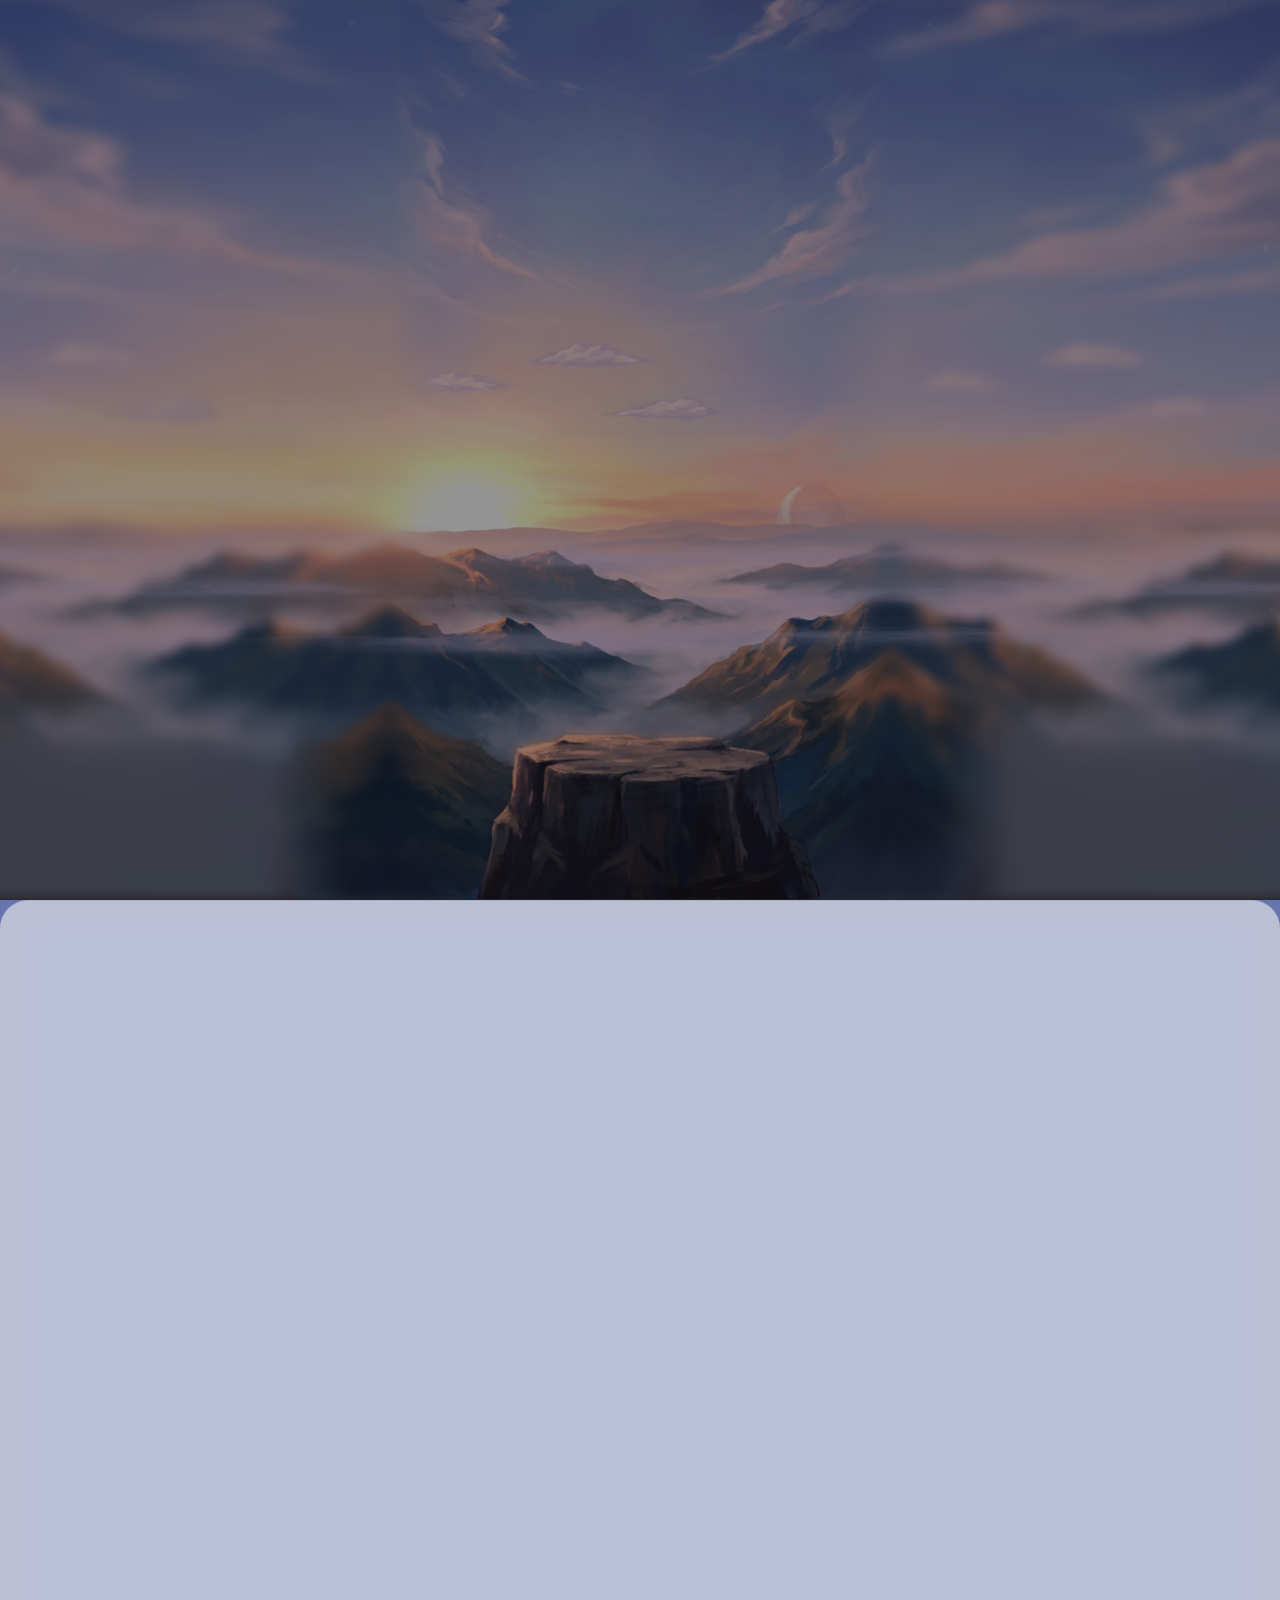
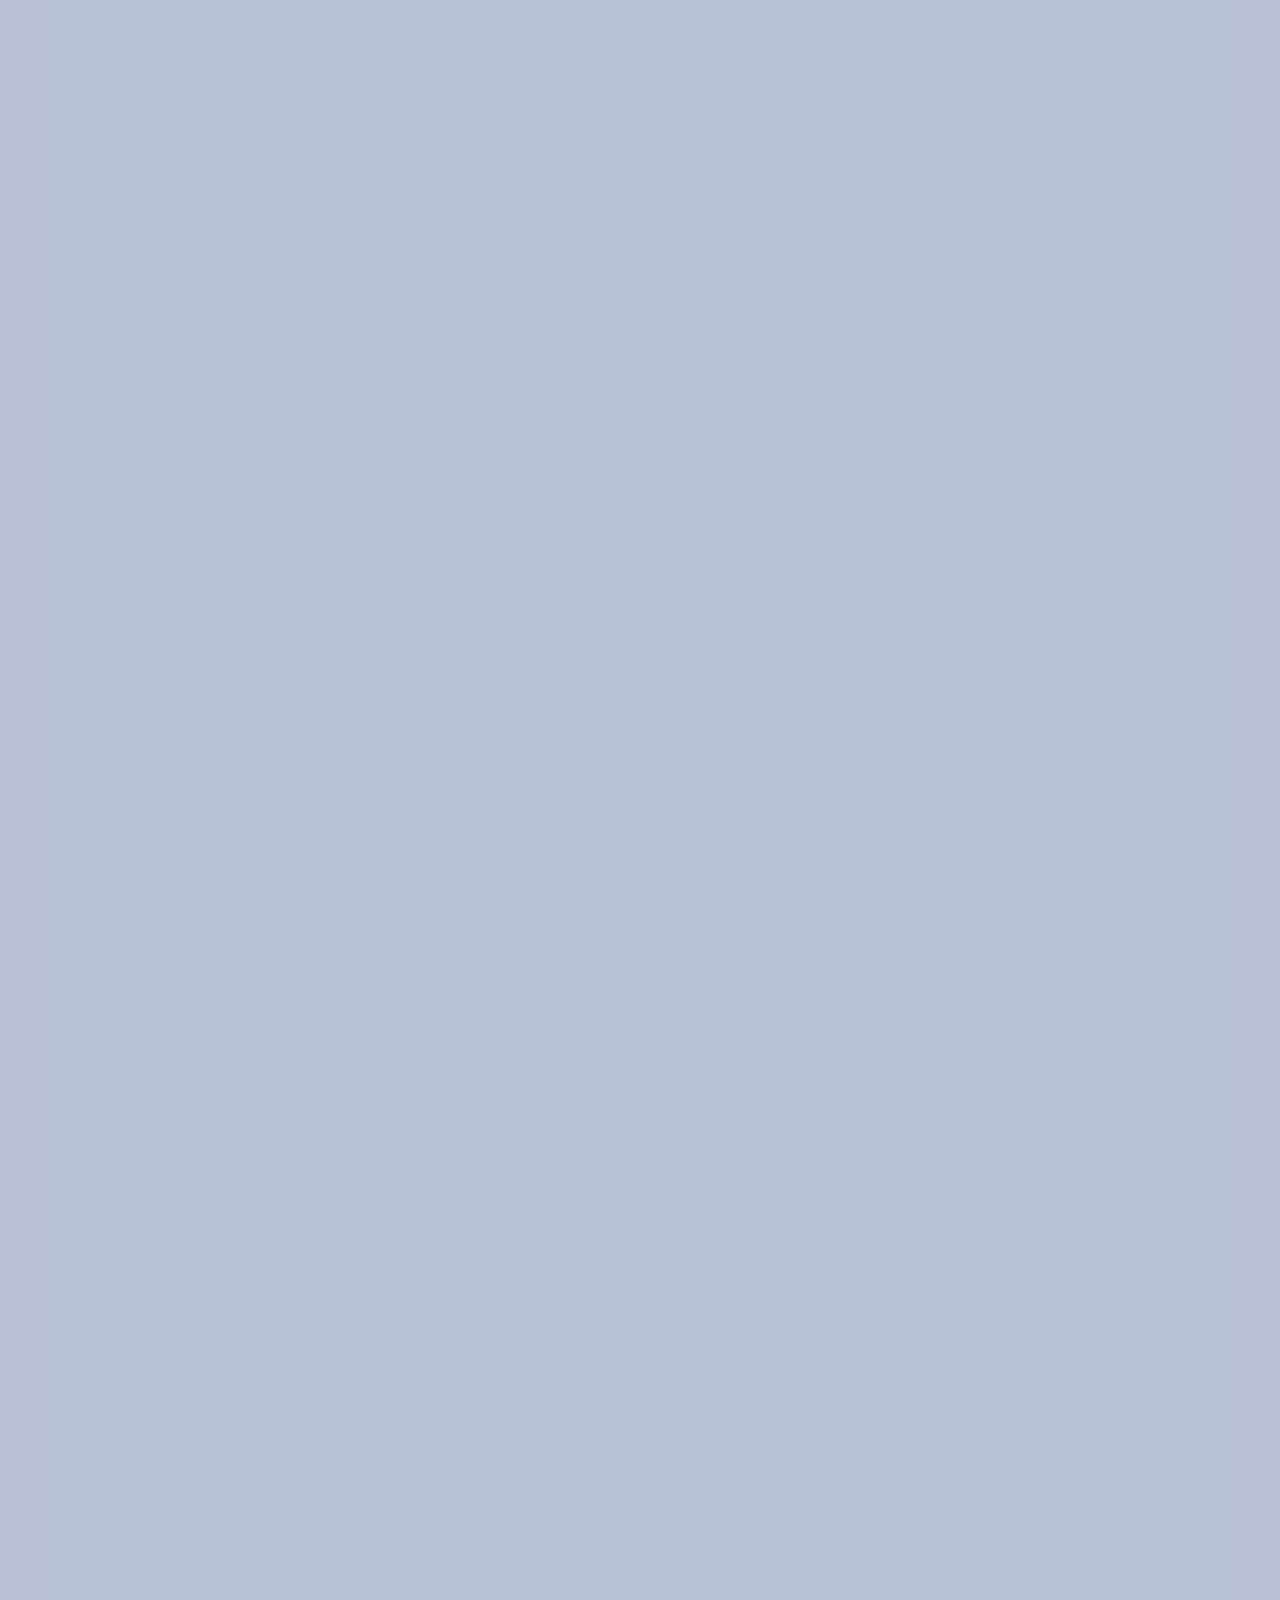
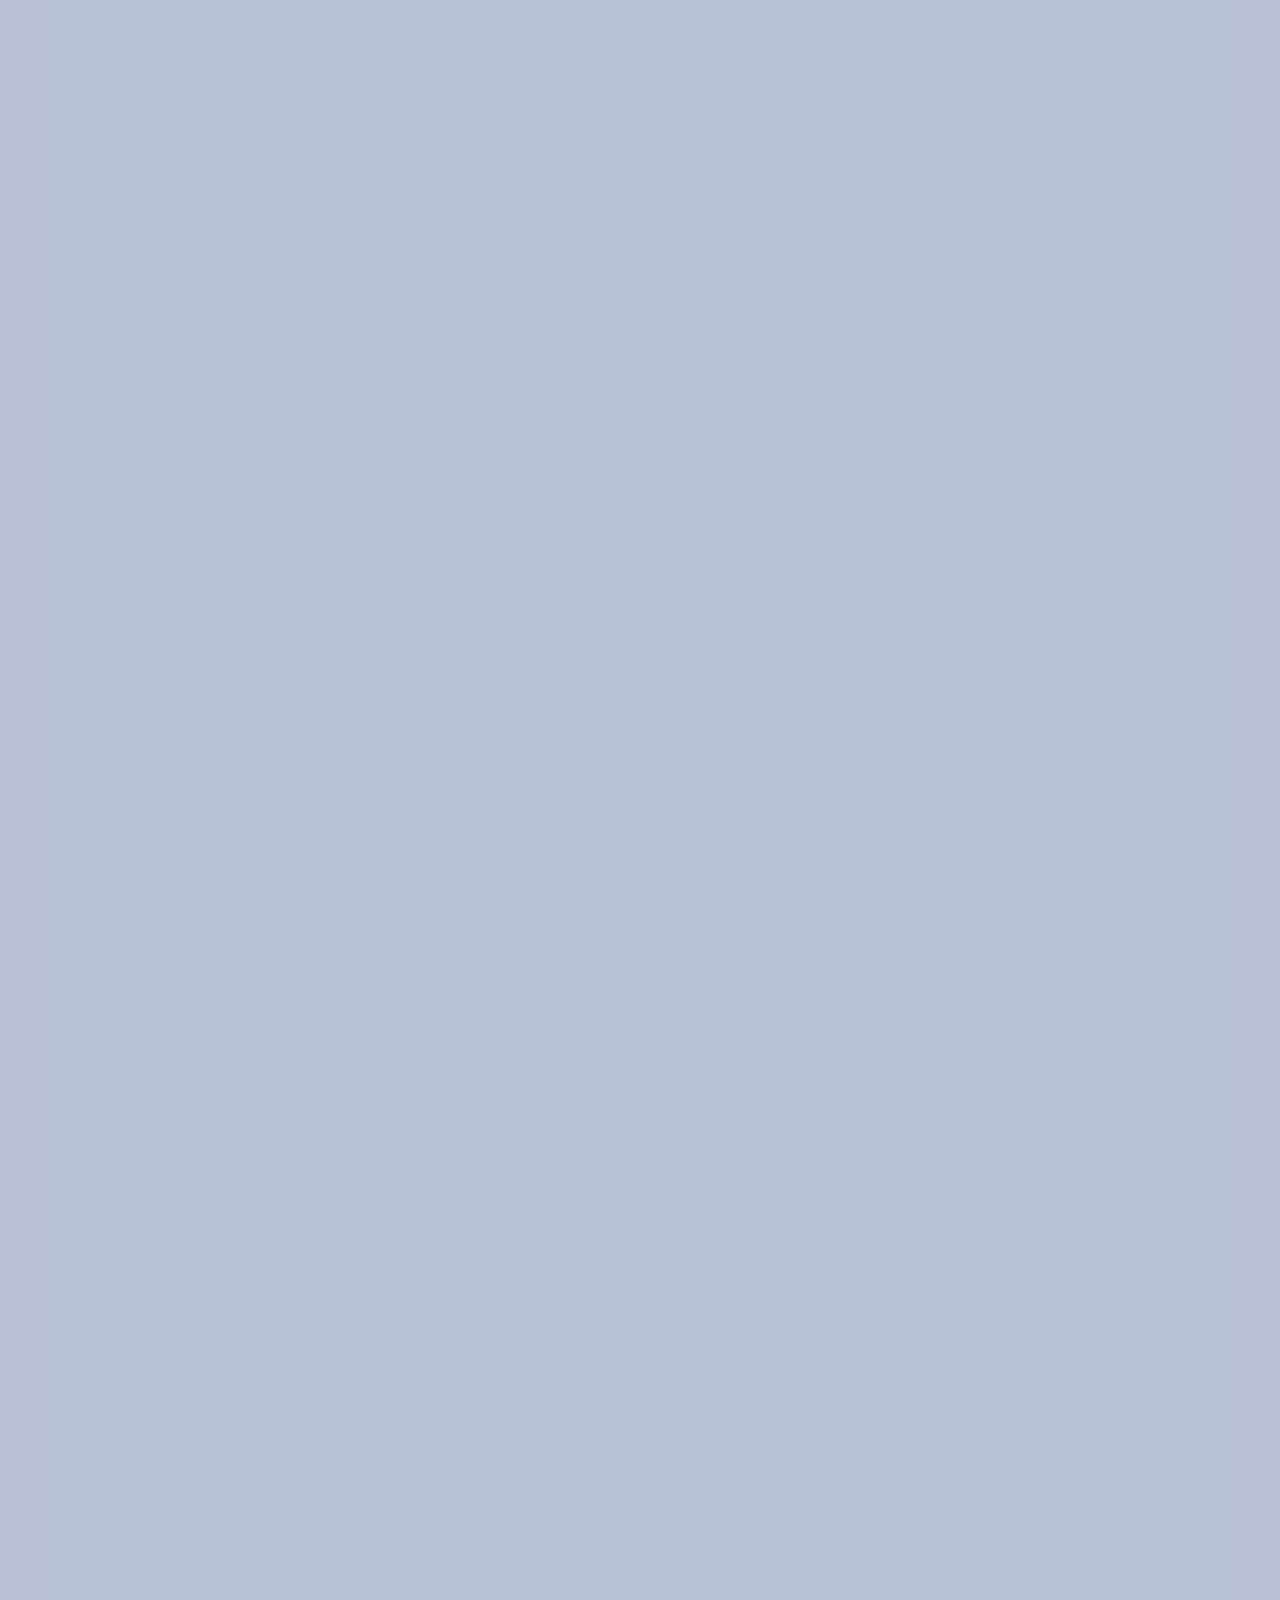
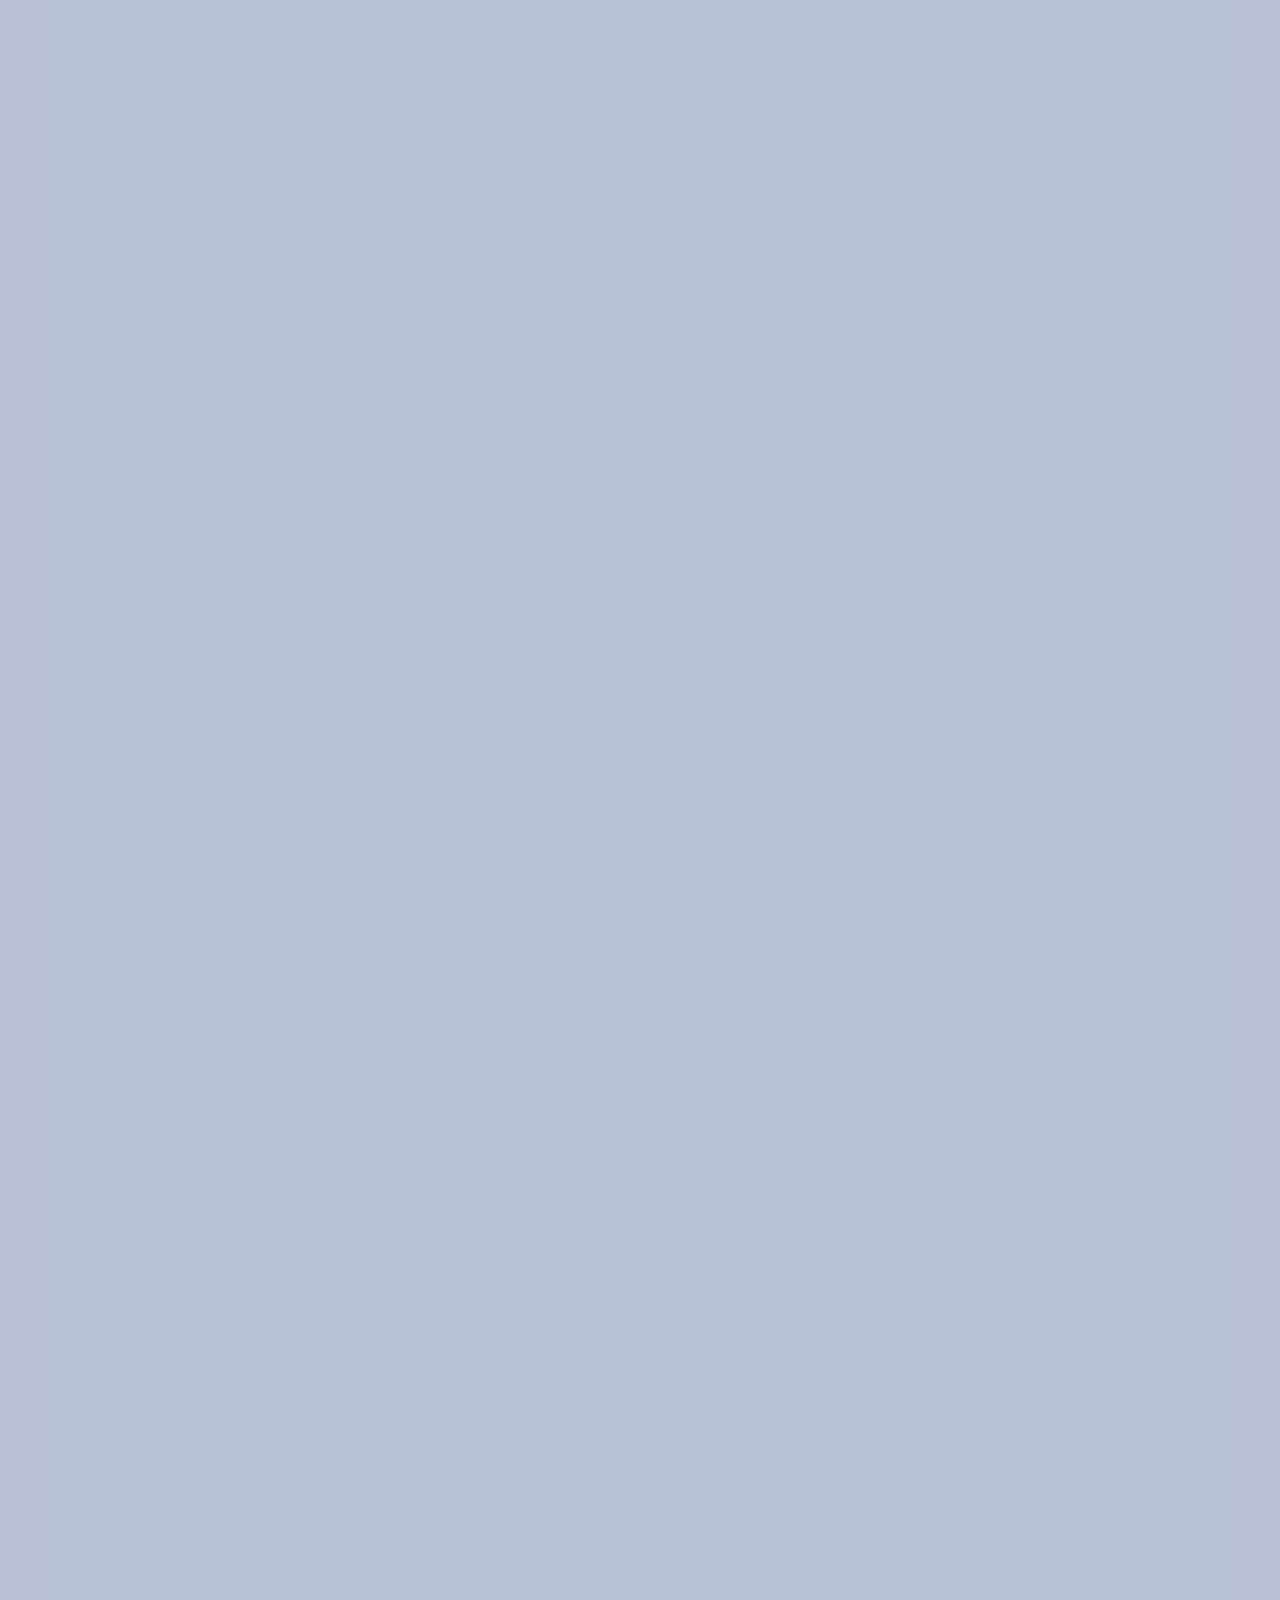
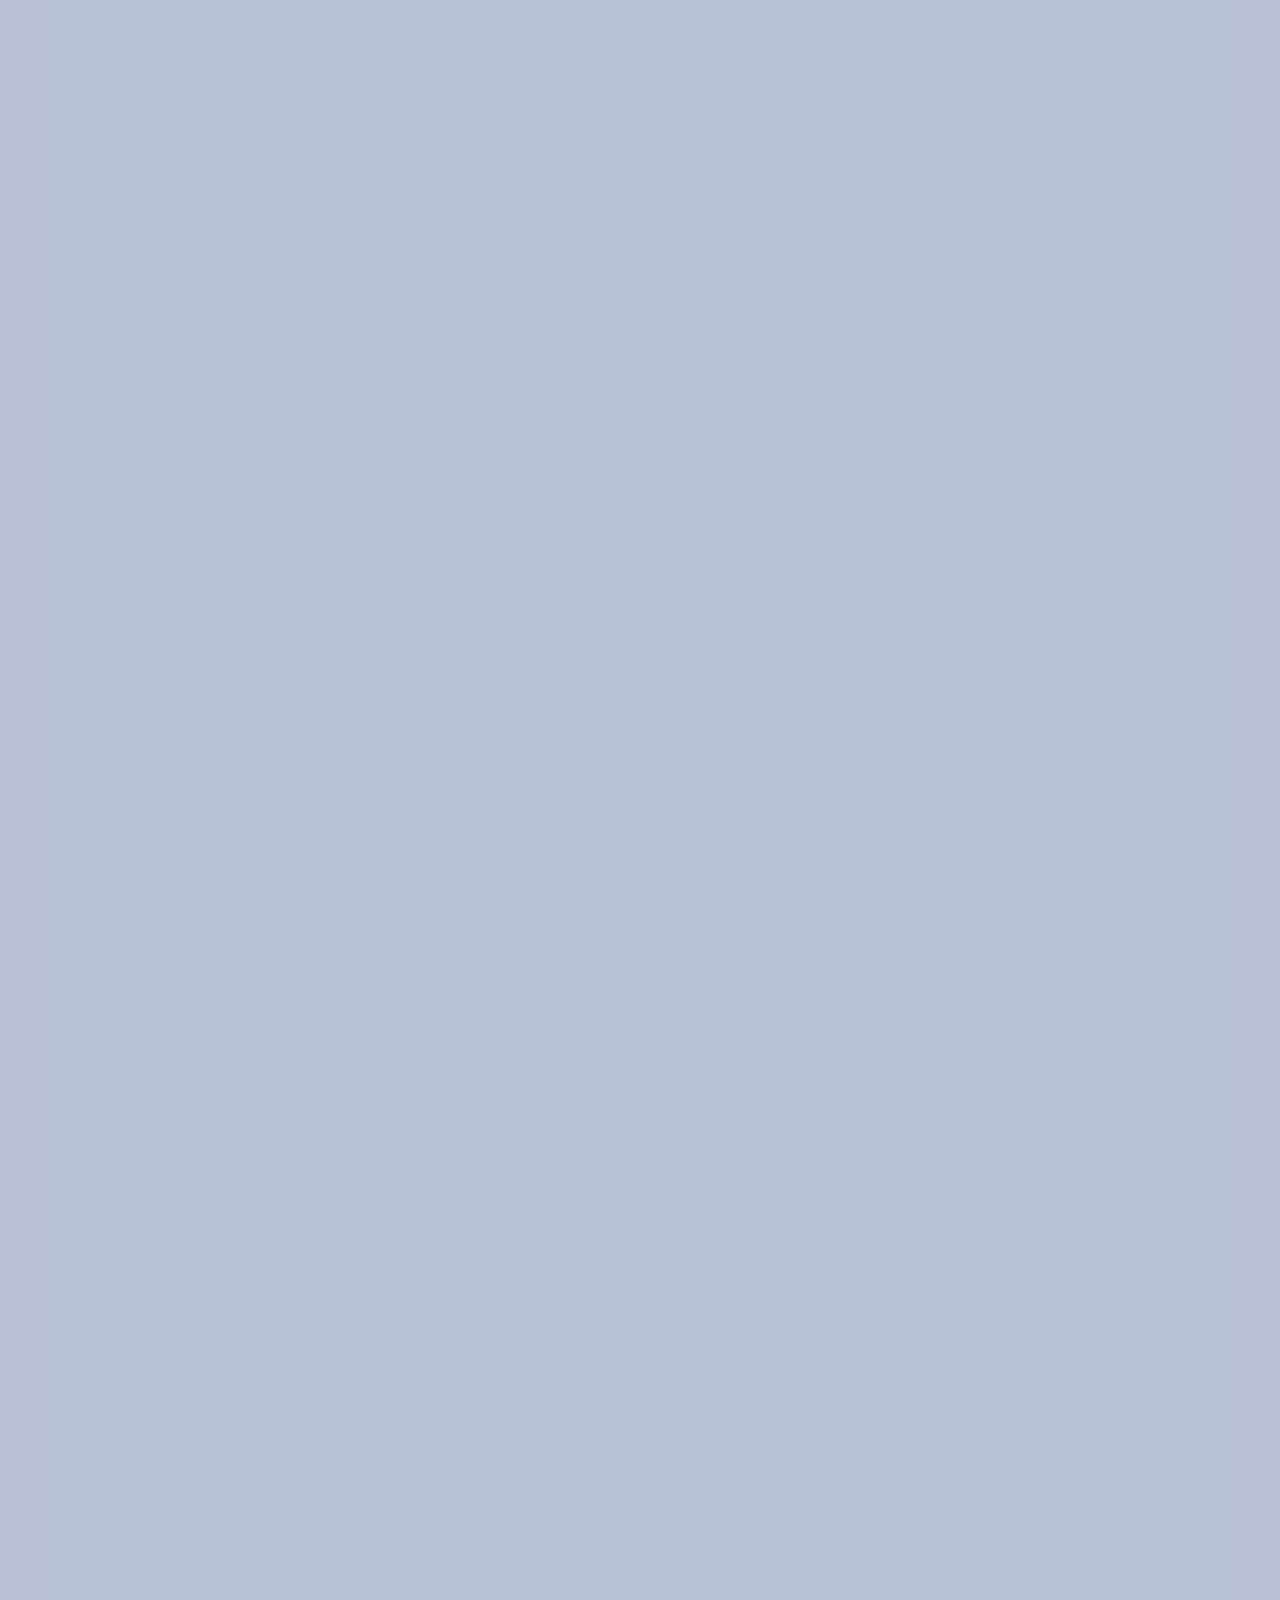
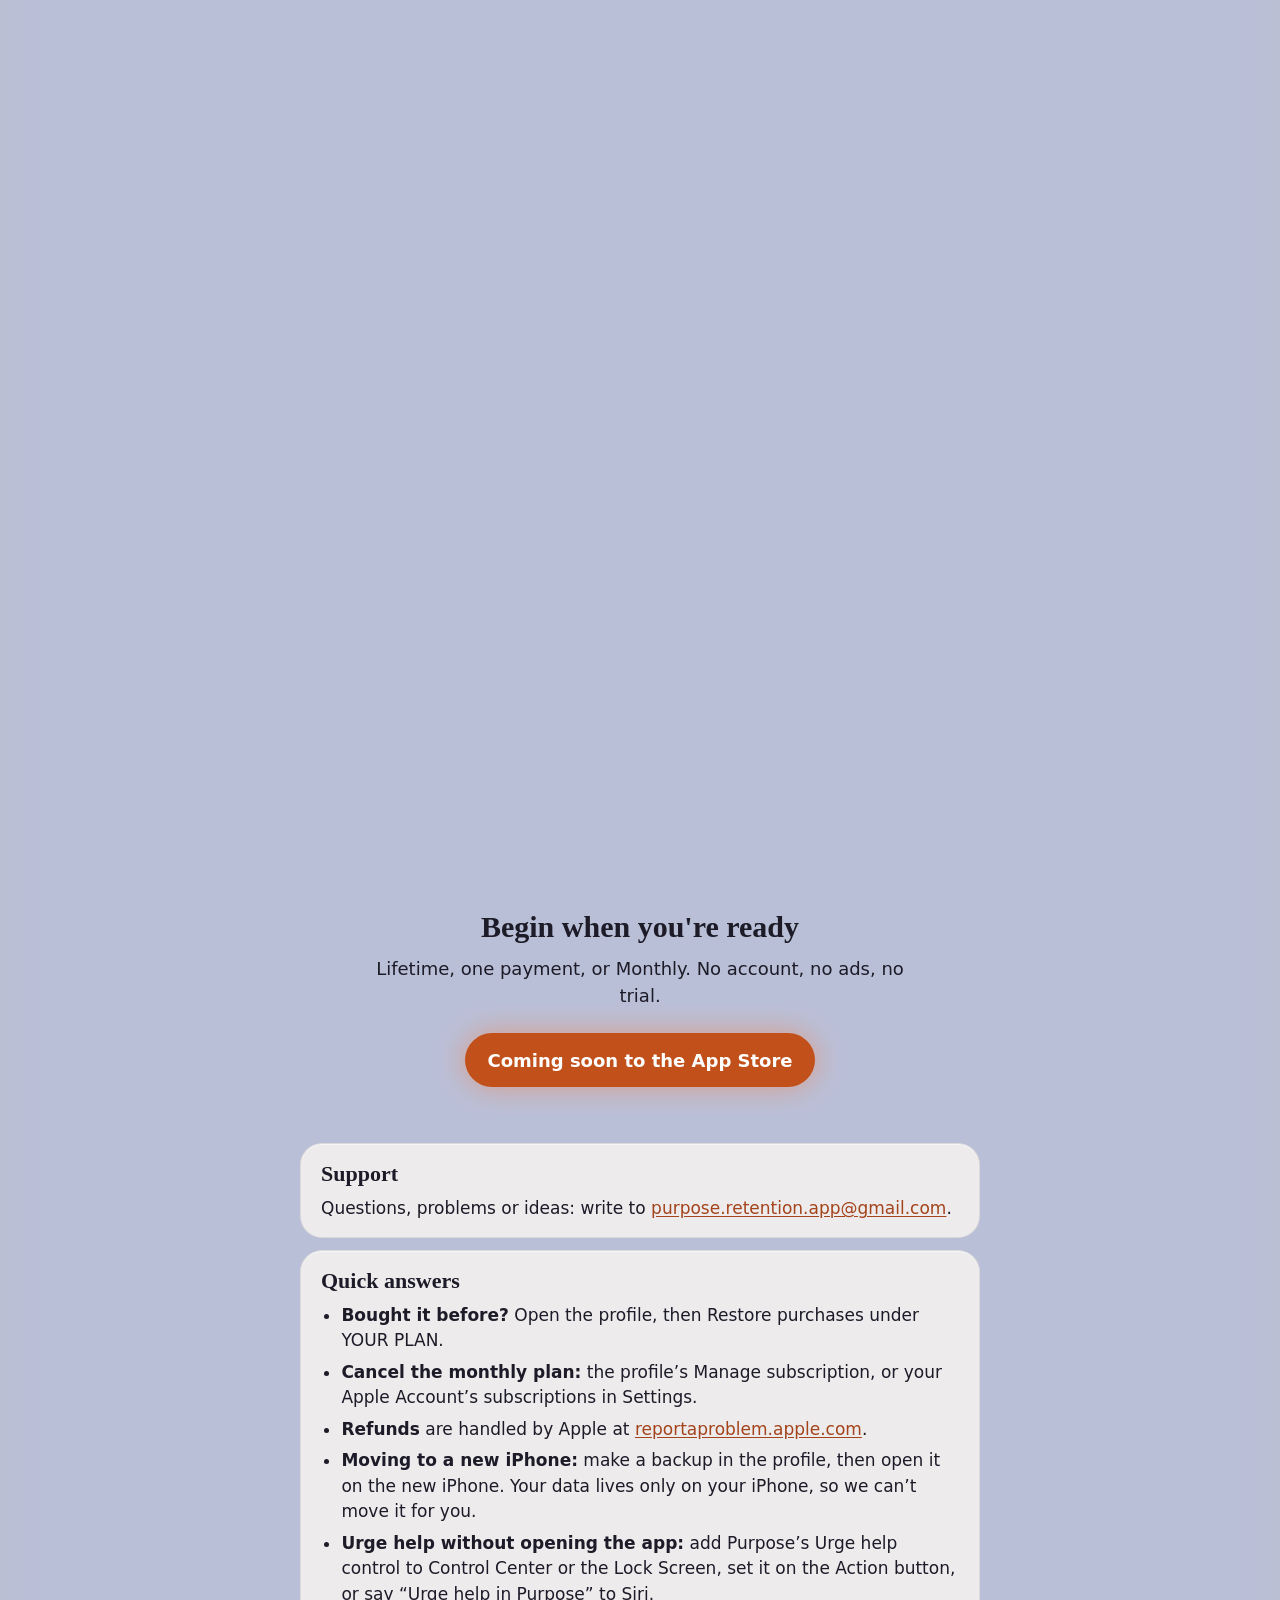
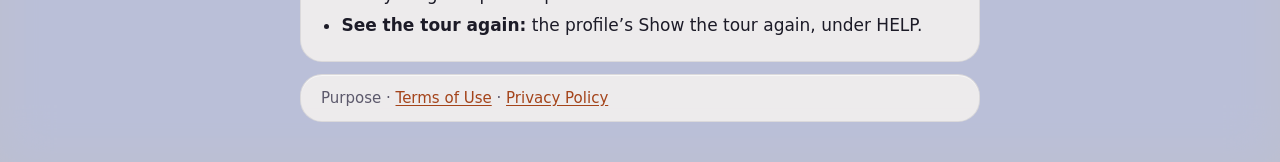
<file: index.html>
<!doctype html>
<html lang="en" data-page="home">
<head>
<meta charset="utf-8">
<meta name="viewport" content="width=device-width, initial-scale=1, viewport-fit=cover">
<meta name="referrer" content="no-referrer">
<meta http-equiv="Content-Security-Policy" content="default-src 'none'; img-src 'self'; style-src 'self'; script-src 'self'; base-uri 'none'; form-action 'none'">
<meta name="theme-color" content="#9FC0E3">
<meta name="description" content="A calm companion for urge control, on your iPhone.">
<title>Purpose</title>
<link rel="stylesheet" href="assets/site.css">
<link rel="stylesheet" href="assets/tour.css">
<script src="assets/time.js"></script>
<script type="module" src="assets/home.js"></script>
</head>
<body>
<div class="scene" aria-hidden="true"></div>
<main>
  <section class="hero" aria-labelledby="title">
    <div class="hero__words">
      <h1 class="hero__title" id="title">Purpose</h1>
      <p class="hero__line">A calm companion for urge control, on your iPhone.</p>
      <p class="soon">Coming soon to the App Store</p>
    </div>
    <nav class="hero__links" aria-label="Purpose">
      <a class="capsule" href="#support"><span>Support</span></a>
      <a class="capsule" href="terms"><span>Terms of Use</span></a>
      <a class="capsule" href="privacy"><span>Privacy</span></a>
    </nav>
  </section>

  <div class="panel">
    <section class="tour" aria-labelledby="tour-main">
      <div class="tour__words">
        <h2 id="tour-main">Your streak, under the real sky</h2>
        <p>Your days held, counted to the second, under the sky as it is right now: the sun by day, tonight's moon at night. As you hold, the seven points along his spine fill with light, from day thirty to a full year.</p>
      </div>
      <div class="phone"><img class="phone__shot" src="assets/shots/main-day.webp" data-night="assets/shots/main-night.webp" width="600" height="1304" loading="lazy" decoding="async" alt="Purpose's main screen: 90 days held, the figure on his rock with three points lit"></div>
    </section>

    <section class="tour tour--flip" aria-labelledby="tour-sky">
      <div class="tour__words">
        <h2 id="tour-sky">Tonight's moon</h2>
        <p>Tap the moon, or the sun by day, to see the moon's phase and when it is next full, with a warning in the days around it. Each day brings a short insight from what others on the path describe.</p>
      </div>
      <div class="phone"><img class="phone__shot" src="assets/shots/sky-day.webp" data-night="assets/shots/sky-night.webp" width="600" height="1304" loading="lazy" decoding="async" alt="The sky card: tonight's waxing gibbous, the next full moon, Your moons and the insight for day 90"></div>
    </section>

    <section class="tour" aria-labelledby="tour-moons">
      <div class="tour__words">
        <h2 id="tour-moons">Your own nights under each moon</h2>
        <p>Your moons sets the nights you met an urge or a relapse on each moon's ring, so you can see whether the full moon moves you, and how much, against the rest of the month.</p>
      </div>
      <div class="phone"><img class="phone__shot" src="assets/shots/moons-day.webp" data-night="assets/shots/moons-night.webp" width="600" height="1304" loading="lazy" decoding="async" alt="Your moons: this moon's ring with the nights an urge came, and your pattern around the full moon"></div>
    </section>

    <section class="tour tour--flip" aria-labelledby="tour-urge">
      <div class="tour__words">
        <h2 id="tour-urge">Help when an urge comes</h2>
        <p>Tap the flame, or reach it from Control Center, the Lock Screen, the Action button or Siri, and one way through is there at once: a few minutes of breath with a calm voice, push-ups, or a cold shower. Afterwards, note what set it off, and learn your pattern.</p>
      </div>
      <div class="phone"><img class="phone__shot" src="assets/shots/urge.webp" width="600" height="1304" loading="lazy" decoding="async" alt="The urge help: the breathing circle saying Breathe out, with a line of the voice's speech"></div>
    </section>

    <section class="tour" aria-labelledby="tour-plan">
      <div class="tour__words">
        <h2 id="tour-plan">A plan for after a fall</h2>
        <p>If you fall, record it honestly and note what set it off. For the next three days, when one fall most often turns into more, your streak glows red and a short plan of small steps helps keep it to one, with a check-in the next evening if your daily reminder is on.</p>
      </div>
      <div class="phone"><img class="phone__shot" src="assets/shots/plan-day.webp" data-night="assets/shots/plan-night.webp" width="600" height="1304" loading="lazy" decoding="async" alt="The plan after a fall: the red streak and three days of small steps to tick"></div>
    </section>

    <section class="tour tour--flip" aria-labelledby="tour-journal">
      <div class="tour__words">
        <h2 id="tour-journal">A line a day</h2>
        <p>How you feel, your energy and a few words, with prompts for what helped, what was hard and what you're grateful for.</p>
      </div>
      <div class="phone"><img class="phone__shot" src="assets/shots/journal-day.webp" data-night="assets/shots/journal-night.webp" width="600" height="1304" loading="lazy" decoding="async" alt="The journal: how you feel, your energy, a few words, the logs and past entries"></div>
    </section>

    <section class="tour" aria-labelledby="tour-calendar">
      <div class="tour__words">
        <h2 id="tour-calendar">Your month at a glance</h2>
        <p>The calendar shows each day as you lived it: written, held or a relapse, with the urges you held. Keep your whole journal, or the months you choose, as a PDF made on your iPhone.</p>
      </div>
      <div class="phone"><img class="phone__shot" src="assets/shots/calendar-day.webp" data-night="assets/shots/calendar-night.webp" width="600" height="1304" loading="lazy" decoding="async" alt="The journal's calendar: October, with written days and urges held"></div>
    </section>

    <section class="tour tour--flip" aria-labelledby="tour-profile">
      <div class="tour__words">
        <h2 id="tour-profile">Your why, in your own words</h2>
        <p>Your goal and how far you've come, the releases you've held back, and what tends to set you off, all in one place.</p>
      </div>
      <div class="phone"><img class="phone__shot" src="assets/shots/profile-day.webp" data-night="assets/shots/profile-night.webp" width="600" height="1304" loading="lazy" decoding="async" alt="The profile: your why, your goal reached, your stats"></div>
    </section>

    <section class="tour" aria-labelledby="tour-hidden">
      <div class="tour__words">
        <h2 id="tour-hidden">Your count, only when you want it</h2>
        <p>Hide the days, and your count stays out of sight until you touch and hold it. Widgets and reminders leave it out too, so a glance at your iPhone gives nothing away.</p>
      </div>
      <div class="phone"><img class="phone__shot" src="assets/shots/hidden-day.webp" data-night="assets/shots/hidden-night.webp" width="600" height="1304" loading="lazy" decoding="async" alt="The main screen with the days hidden: Hold to show"></div>
    </section>

    <section class="tour tour--flip" aria-labelledby="tour-settings">
      <div class="tour__words">
        <h2 id="tour-settings">Reminders that know the moon</h2>
        <p>A daily reminder at the hour you choose, a word before each full moon, and your streak on your Home Screen and Lock Screen.</p>
      </div>
      <div class="phone"><img class="phone__shot" src="assets/shots/settings-day.webp" data-night="assets/shots/settings-night.webp" width="600" height="1304" loading="lazy" decoding="async" alt="The profile's settings: hide the days, full moon alerts, the daily reminder and its time, backup reminders"></div>
    </section>

    <section class="tour" aria-labelledby="tour-backup">
      <div class="tour__words">
        <h2 id="tour-backup">Private by design</h2>
        <p>Everything stays on your iPhone. No account, no ads, no tracking. Back up to a file locked with your own password, and restore it whenever you like.</p>
      </div>
      <div class="phone"><img class="phone__shot" src="assets/shots/backup-day.webp" data-night="assets/shots/backup-night.webp" width="600" height="1304" loading="lazy" decoding="async" alt="The backup card, asking for a password to lock the backup"></div>
    </section>

    <section class="closing" aria-labelledby="closing-title">
      <h2 id="closing-title">Begin when you're ready</h2>
      <p>Lifetime, one payment, or Monthly. No account, no ads, no trial.</p>
      <p class="soon">Coming soon to the App Store</p>
    </section>

    <section class="support" id="support" aria-labelledby="support-title">
      <div class="stack">
        <section class="card">
          <h2 id="support-title">Support</h2>
          <p>Questions, problems or ideas: write to <a href="mailto:purpose.retention.app@gmail.com">purpose.retention.app@gmail.com</a>.</p>
        </section>

        <section class="card">
          <h2>Quick answers</h2>
          <ul>
            <li><strong>Bought it before?</strong> Open the profile, then Restore purchases under YOUR PLAN.</li>
            <li><strong>Cancel the monthly plan:</strong> the profile’s Manage subscription, or your Apple Account’s subscriptions
            in Settings.</li>
            <li><strong>Refunds</strong> are handled by Apple at <a href="https://reportaproblem.apple.com">reportaproblem.apple.com</a>.</li>
            <li><strong>Moving to a new iPhone:</strong> make a backup in the profile, then open it on the new iPhone. Your data
            lives only on your iPhone, so we can’t move it for you.</li>
            <li><strong>Urge help without opening the app:</strong> add Purpose’s Urge help control to Control Center or the
            Lock Screen, set it on the Action button, or say “Urge help in Purpose” to Siri.</li>
            <li><strong>See the tour again:</strong> the profile’s Show the tour again, under HELP.</li>
          </ul>
        </section>

        <footer class="card card--foot">Purpose · <a href="terms">Terms of Use</a> · <a href="privacy">Privacy Policy</a></footer>
      </div>
    </section>
  </div>
</main>
</body>
</html>
</file>
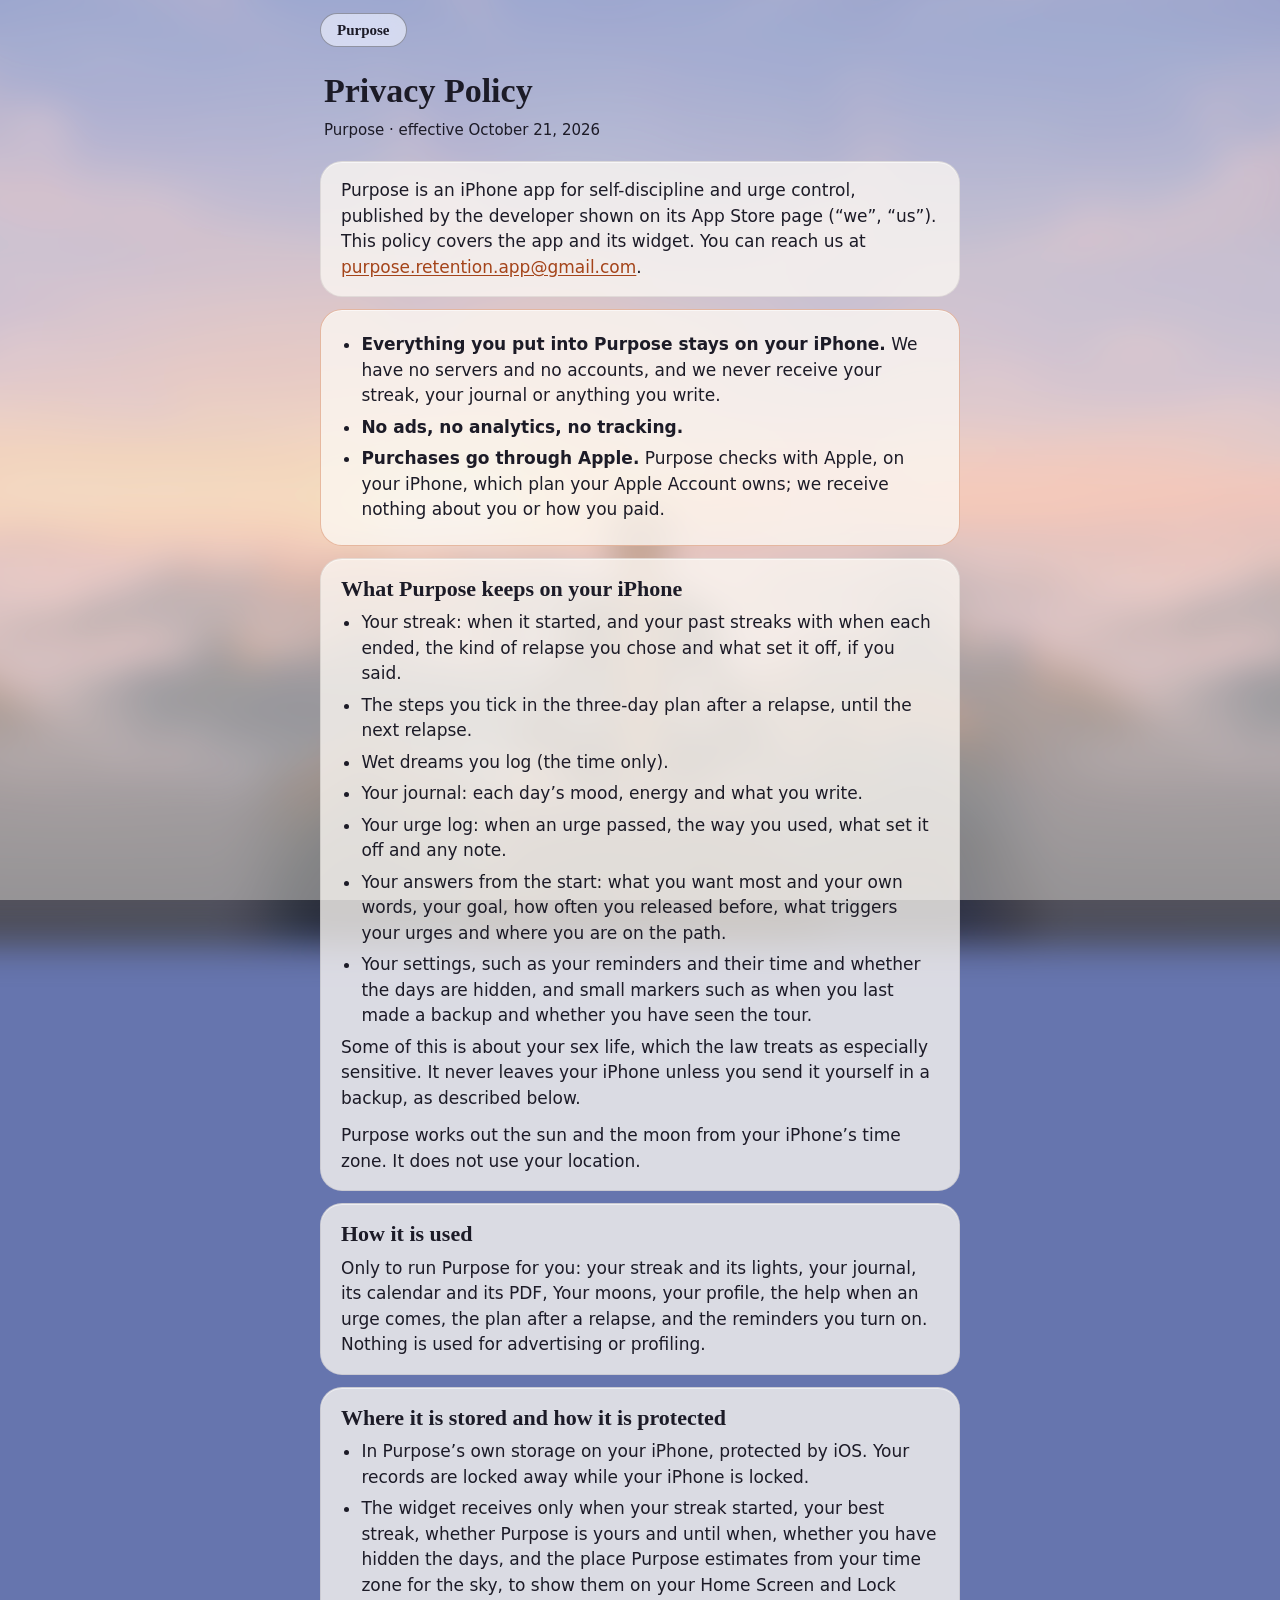
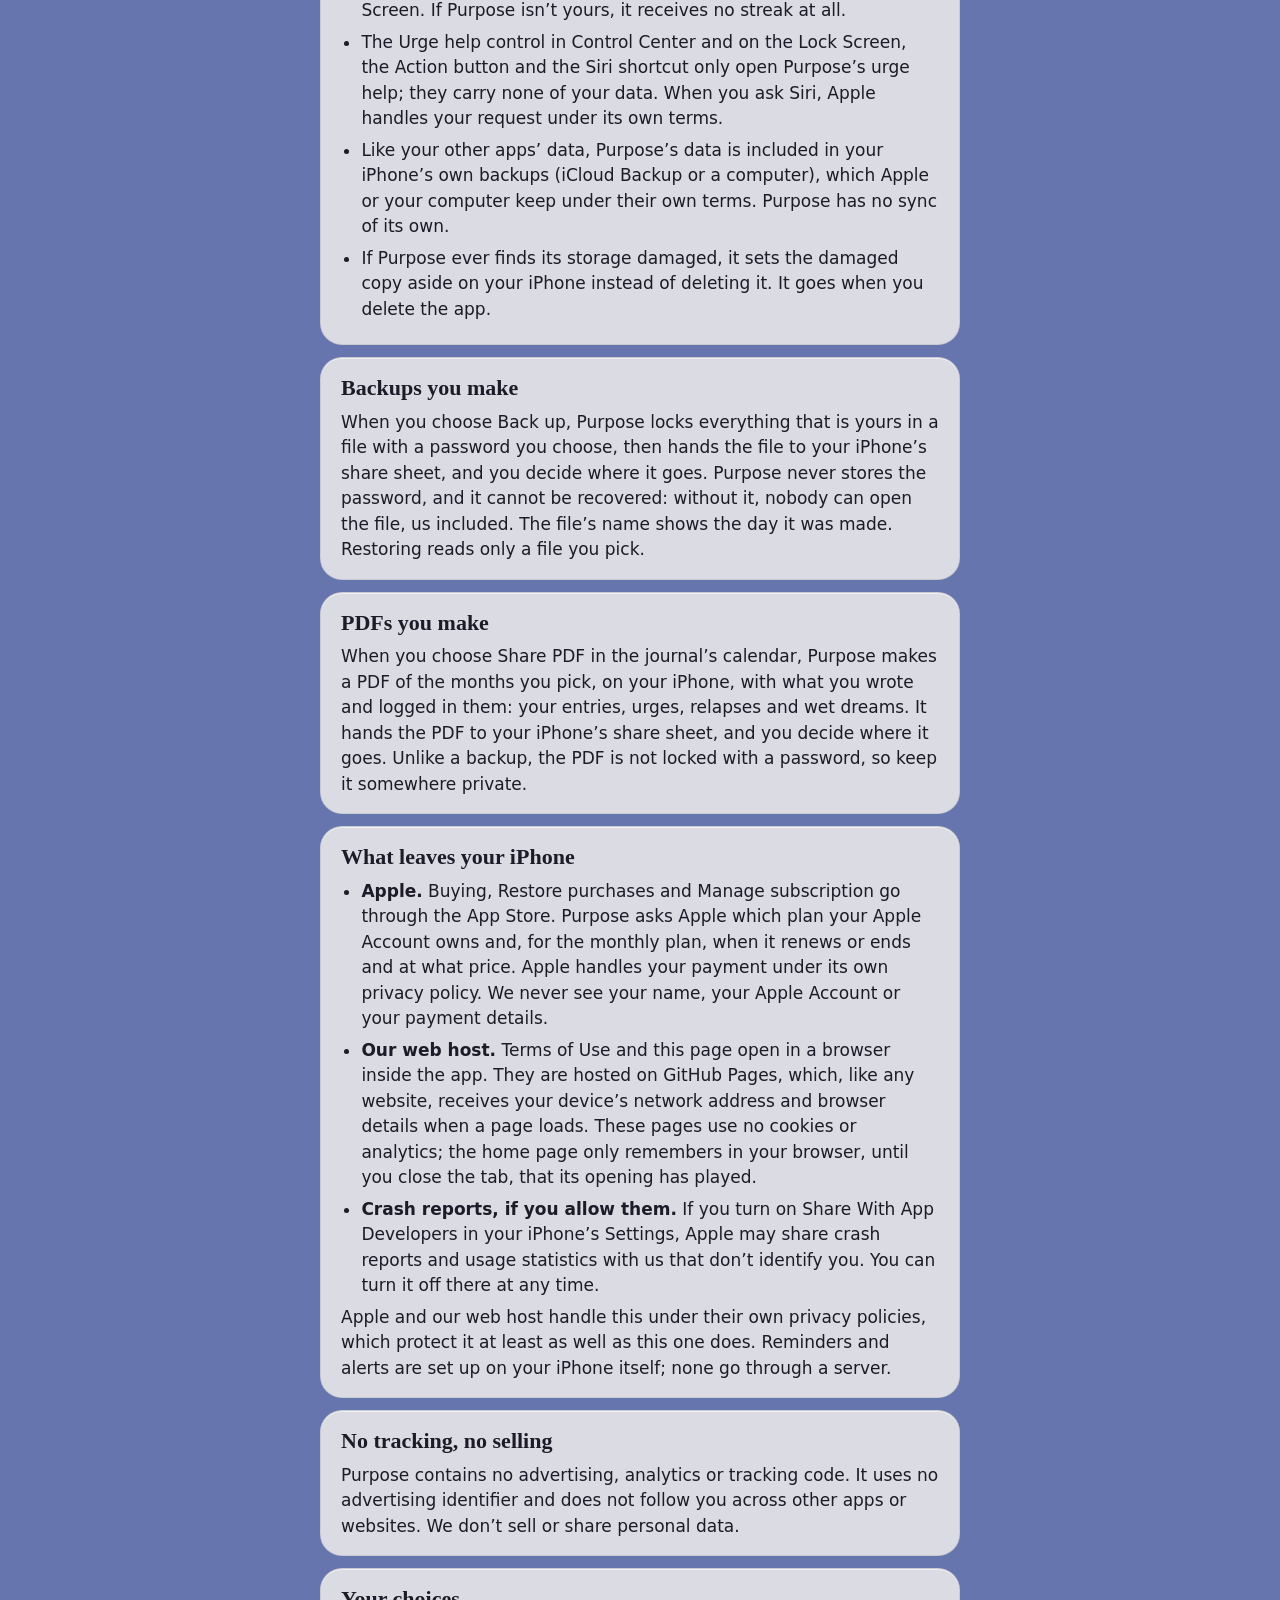
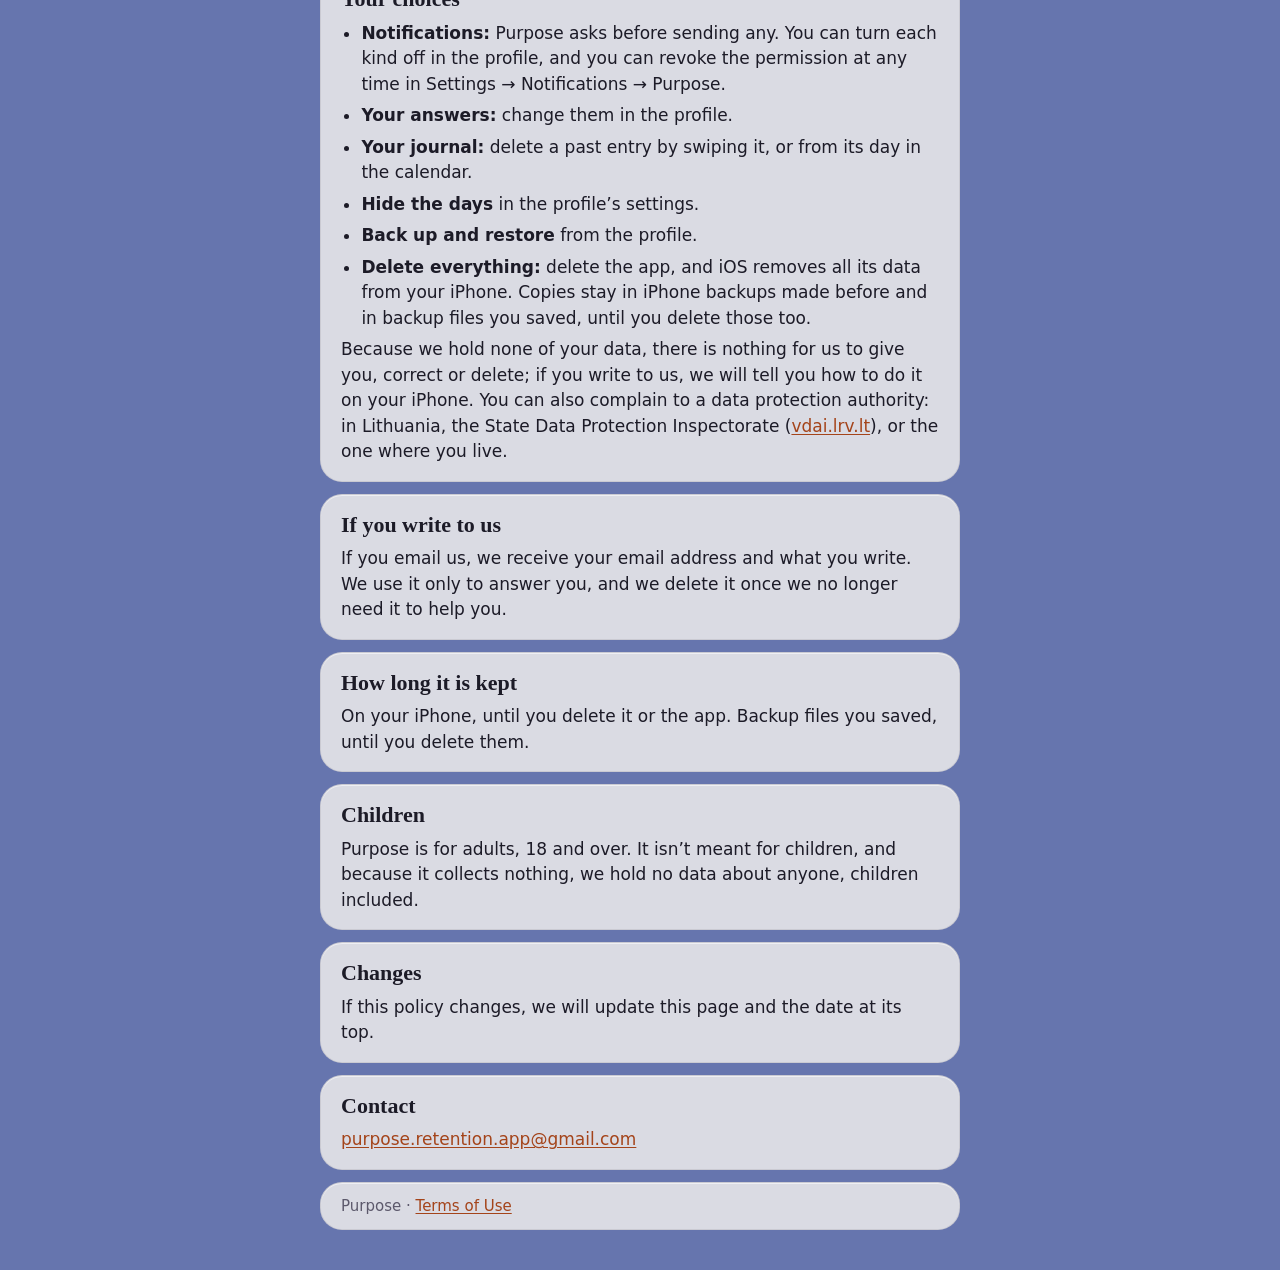
<file: privacy.html>
<!doctype html>
<html lang="en">
<head>
<meta charset="utf-8">
<meta name="viewport" content="width=device-width, initial-scale=1, viewport-fit=cover">
<meta name="referrer" content="no-referrer">
<meta http-equiv="Content-Security-Policy" content="default-src 'none'; img-src 'self'; style-src 'self'; script-src 'self'; base-uri 'none'; form-action 'none'">
<meta name="theme-color" content="#9FC0E3">
<title>Privacy Policy · Purpose</title>
<link rel="stylesheet" href="assets/site.css">
<script src="assets/time.js"></script>
<script type="module" src="assets/still.js"></script>
</head>
<body>
<div class="scene scene--frosted" aria-hidden="true"></div>
<div class="frost" aria-hidden="true"></div>
<header class="page-top"><a class="capsule capsule--name" href="./"><span>Purpose</span></a></header>
<main class="page">
<h1>Privacy Policy</h1>
<p class="date">Purpose · effective October 21, 2026</p>

<div class="stack">
<div class="card">
<p>Purpose is an iPhone app for self-discipline and urge control, published by the developer shown on its App Store page
(“we”, “us”). This policy covers the app and its widget. You can reach us at
<a href="mailto:purpose.retention.app@gmail.com">purpose.retention.app@gmail.com</a>.</p>
</div>

<div class="card card--accent">
<ul>
  <li><strong>Everything you put into Purpose stays on your iPhone.</strong> We have no servers and no accounts, and we
  never receive your streak, your journal or anything you write.</li>
  <li><strong>No ads, no analytics, no tracking.</strong></li>
  <li><strong>Purchases go through Apple.</strong> Purpose checks with Apple, on your iPhone, which plan your Apple
  Account owns; we receive nothing about you or how you paid.</li>
</ul>
</div>

<section class="card">
<h2>What Purpose keeps on your iPhone</h2>
<ul>
  <li>Your streak: when it started, and your past streaks with when each ended, the kind of relapse you chose and what
  set it off, if you said.</li>
  <li>The steps you tick in the three-day plan after a relapse, until the next relapse.</li>
  <li>Wet dreams you log (the time only).</li>
  <li>Your journal: each day’s mood, energy and what you write.</li>
  <li>Your urge log: when an urge passed, the way you used, what set it off and any note.</li>
  <li>Your answers from the start: what you want most and your own words, your goal, how often you released before,
  what triggers your urges and where you are on the path.</li>
  <li>Your settings, such as your reminders and their time and whether the days are hidden, and small markers such as
  when you last made a backup and whether you have seen the tour.</li>
</ul>
<p>Some of this is about your sex life, which the law treats as especially sensitive. It never leaves your iPhone unless
you send it yourself in a backup, as described below.</p>
<p>Purpose works out the sun and the moon from your iPhone’s time zone. It does not use your location.</p>
</section>

<section class="card">
<h2>How it is used</h2>
<p>Only to run Purpose for you: your streak and its lights, your journal, its calendar and its PDF, Your moons, your
profile, the help when an urge comes, the plan after a relapse, and the reminders you turn on. Nothing is used for
advertising or profiling.</p>
</section>

<section class="card">
<h2>Where it is stored and how it is protected</h2>
<ul>
  <li>In Purpose’s own storage on your iPhone, protected by iOS. Your records are locked away while your iPhone is
  locked.</li>
  <li>The widget receives only when your streak started, your best streak, whether Purpose is yours and until when,
  whether you have hidden the days, and the place Purpose estimates from your time zone for the sky, to show them on
  your Home Screen and Lock Screen. If Purpose isn’t yours, it receives no streak at all.</li>
  <li>The Urge help control in Control Center and on the Lock Screen, the Action button and the Siri shortcut only open
  Purpose’s urge help; they carry none of your data. When you ask Siri, Apple handles your request under its own
  terms.</li>
  <li>Like your other apps’ data, Purpose’s data is included in your iPhone’s own backups (iCloud Backup or a computer),
  which Apple or your computer keep under their own terms. Purpose has no sync of its own.</li>
  <li>If Purpose ever finds its storage damaged, it sets the damaged copy aside on your iPhone instead of deleting it.
  It goes when you delete the app.</li>
</ul>
</section>

<section class="card">
<h2>Backups you make</h2>
<p>When you choose Back up, Purpose locks everything that is yours in a file with a password you choose, then hands the
file to your iPhone’s share sheet, and you decide where it goes. Purpose never stores the password, and it cannot be
recovered: without it, nobody can open the file, us included. The file’s name shows the day it was made. Restoring
reads only a file you pick.</p>
</section>

<section class="card">
<h2>PDFs you make</h2>
<p>When you choose Share PDF in the journal’s calendar, Purpose makes a PDF of the months you pick, on your iPhone,
with what you wrote and logged in them: your entries, urges, relapses and wet dreams. It hands the PDF to your
iPhone’s share sheet, and you decide where it goes. Unlike a backup, the PDF is not locked with a password, so keep it
somewhere private.</p>
</section>

<section class="card">
<h2>What leaves your iPhone</h2>
<ul>
  <li><strong>Apple.</strong> Buying, Restore purchases and Manage subscription go through the App Store. Purpose asks
  Apple which plan your Apple Account owns and, for the monthly plan, when it renews or ends and at what price. Apple
  handles your payment under its own privacy policy. We never see your name, your Apple Account or your payment
  details.</li>
  <li><strong>Our web host.</strong> Terms of Use and this page open in a browser inside the app. They are hosted on
  GitHub Pages, which, like any website, receives your device’s network address and browser details when a page loads.
  These pages use no cookies or analytics; the home page only remembers in your browser, until you close the tab, that
  its opening has played.</li>
  <li><strong>Crash reports, if you allow them.</strong> If you turn on Share With App Developers in your iPhone’s
  Settings, Apple may share crash reports and usage statistics with us that don’t identify you. You can turn it off
  there at any time.</li>
</ul>
<p>Apple and our web host handle this under their own privacy policies, which protect it at least as well as this one
does. Reminders and alerts are set up on your iPhone itself; none go through a server.</p>
</section>

<section class="card">
<h2>No tracking, no selling</h2>
<p>Purpose contains no advertising, analytics or tracking code. It uses no advertising identifier and does not follow
you across other apps or websites. We don’t sell or share personal data.</p>
</section>

<section class="card">
<h2>Your choices</h2>
<ul>
  <li><strong>Notifications:</strong> Purpose asks before sending any. You can turn each kind off in the profile, and
  you can revoke the permission at any time in Settings → Notifications → Purpose.</li>
  <li><strong>Your answers:</strong> change them in the profile.</li>
  <li><strong>Your journal:</strong> delete a past entry by swiping it, or from its day in the calendar.</li>
  <li><strong>Hide the days</strong> in the profile’s settings.</li>
  <li><strong>Back up and restore</strong> from the profile.</li>
  <li><strong>Delete everything:</strong> delete the app, and iOS removes all its data from your iPhone. Copies stay in
  iPhone backups made before and in backup files you saved, until you delete those too.</li>
</ul>
<p>Because we hold none of your data, there is nothing for us to give you, correct or delete; if you write to us, we will
tell you how to do it on your iPhone. You can also complain to a data protection authority: in Lithuania, the State Data
Protection Inspectorate (<a href="https://vdai.lrv.lt">vdai.lrv.lt</a>), or the one where you live.</p>
</section>

<section class="card">
<h2>If you write to us</h2>
<p>If you email us, we receive your email address and what you write. We use it only to answer you, and we delete it
once we no longer need it to help you.</p>
</section>

<section class="card">
<h2>How long it is kept</h2>
<p>On your iPhone, until you delete it or the app. Backup files you saved, until you delete them.</p>
</section>

<section class="card">
<h2>Children</h2>
<p>Purpose is for adults, 18 and over. It isn’t meant for children, and because it collects nothing, we hold no data
about anyone, children included.</p>
</section>

<section class="card">
<h2>Changes</h2>
<p>If this policy changes, we will update this page and the date at its top.</p>
</section>

<section class="card">
<h2>Contact</h2>
<p><a href="mailto:purpose.retention.app@gmail.com">purpose.retention.app@gmail.com</a></p>
</section>

<footer class="card card--foot">Purpose · <a href="terms">Terms of Use</a></footer>
</div>
</main>
</body>
</html>
</file>
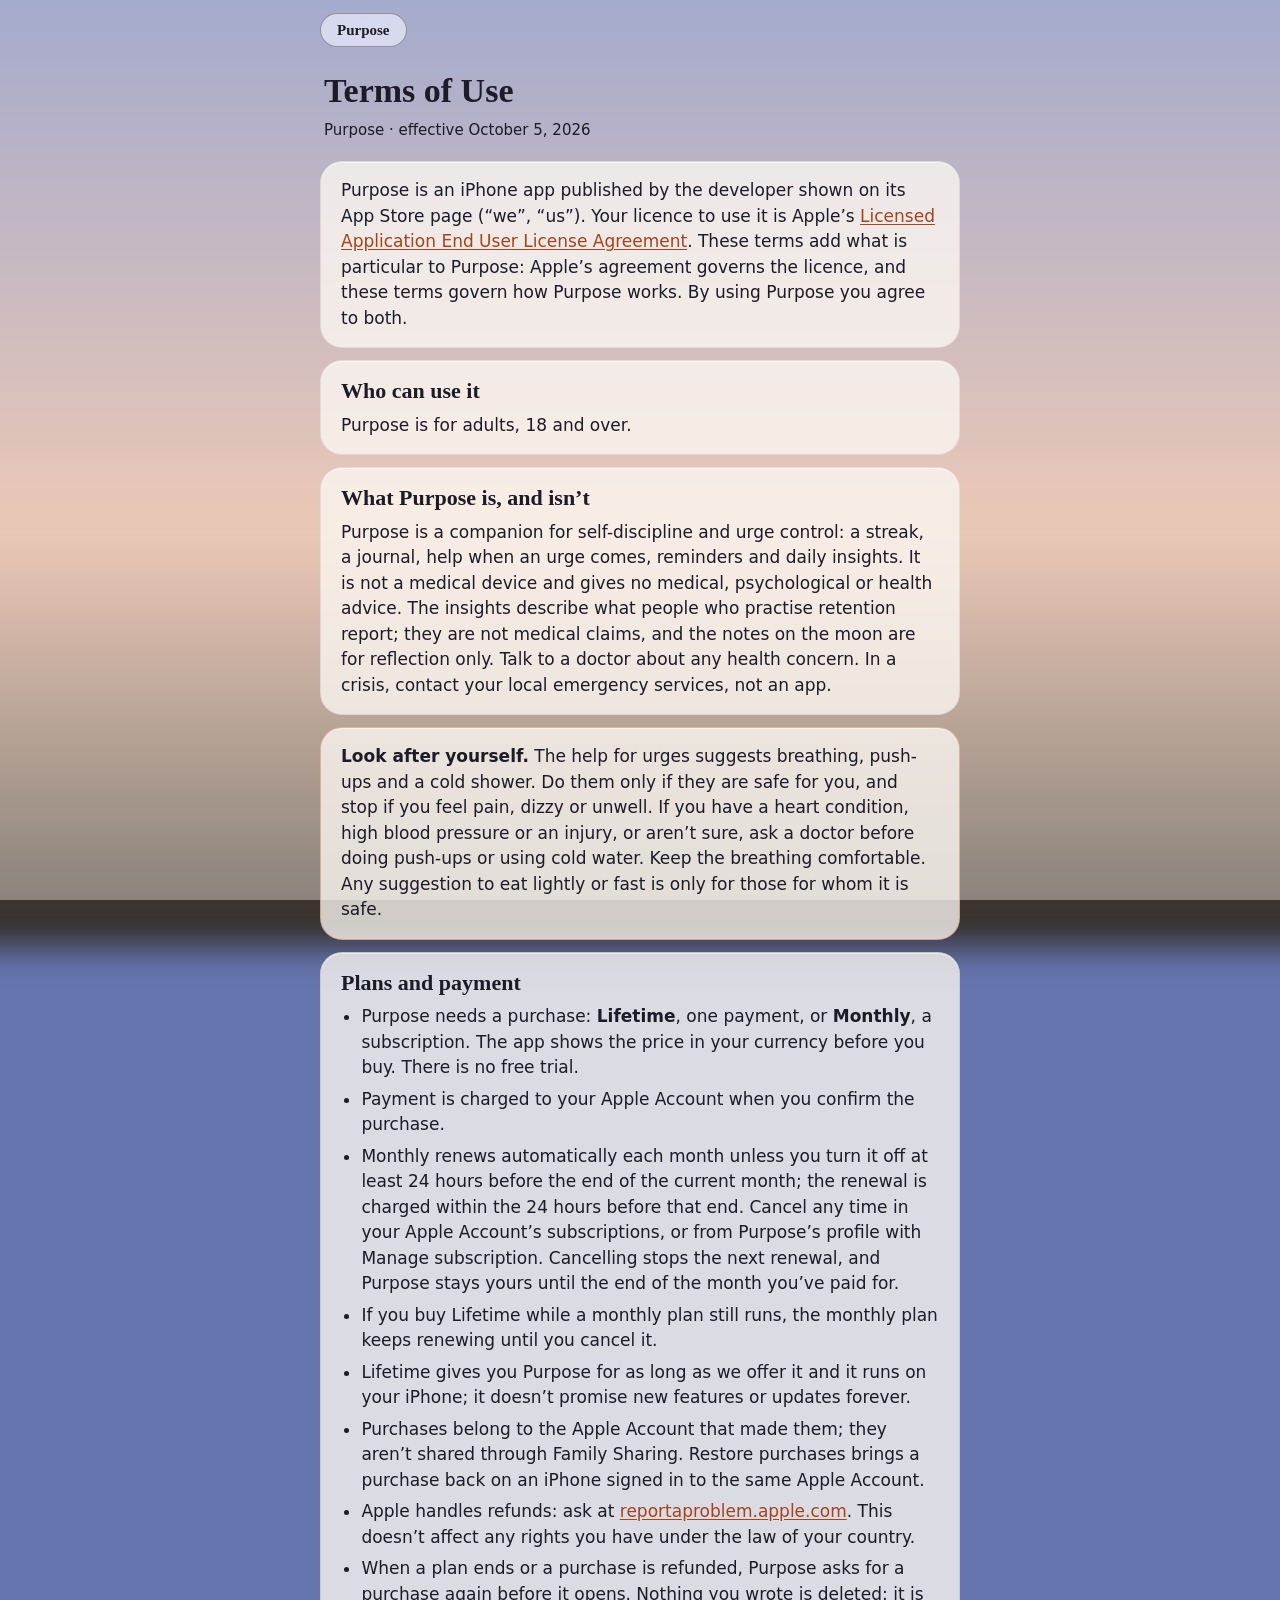
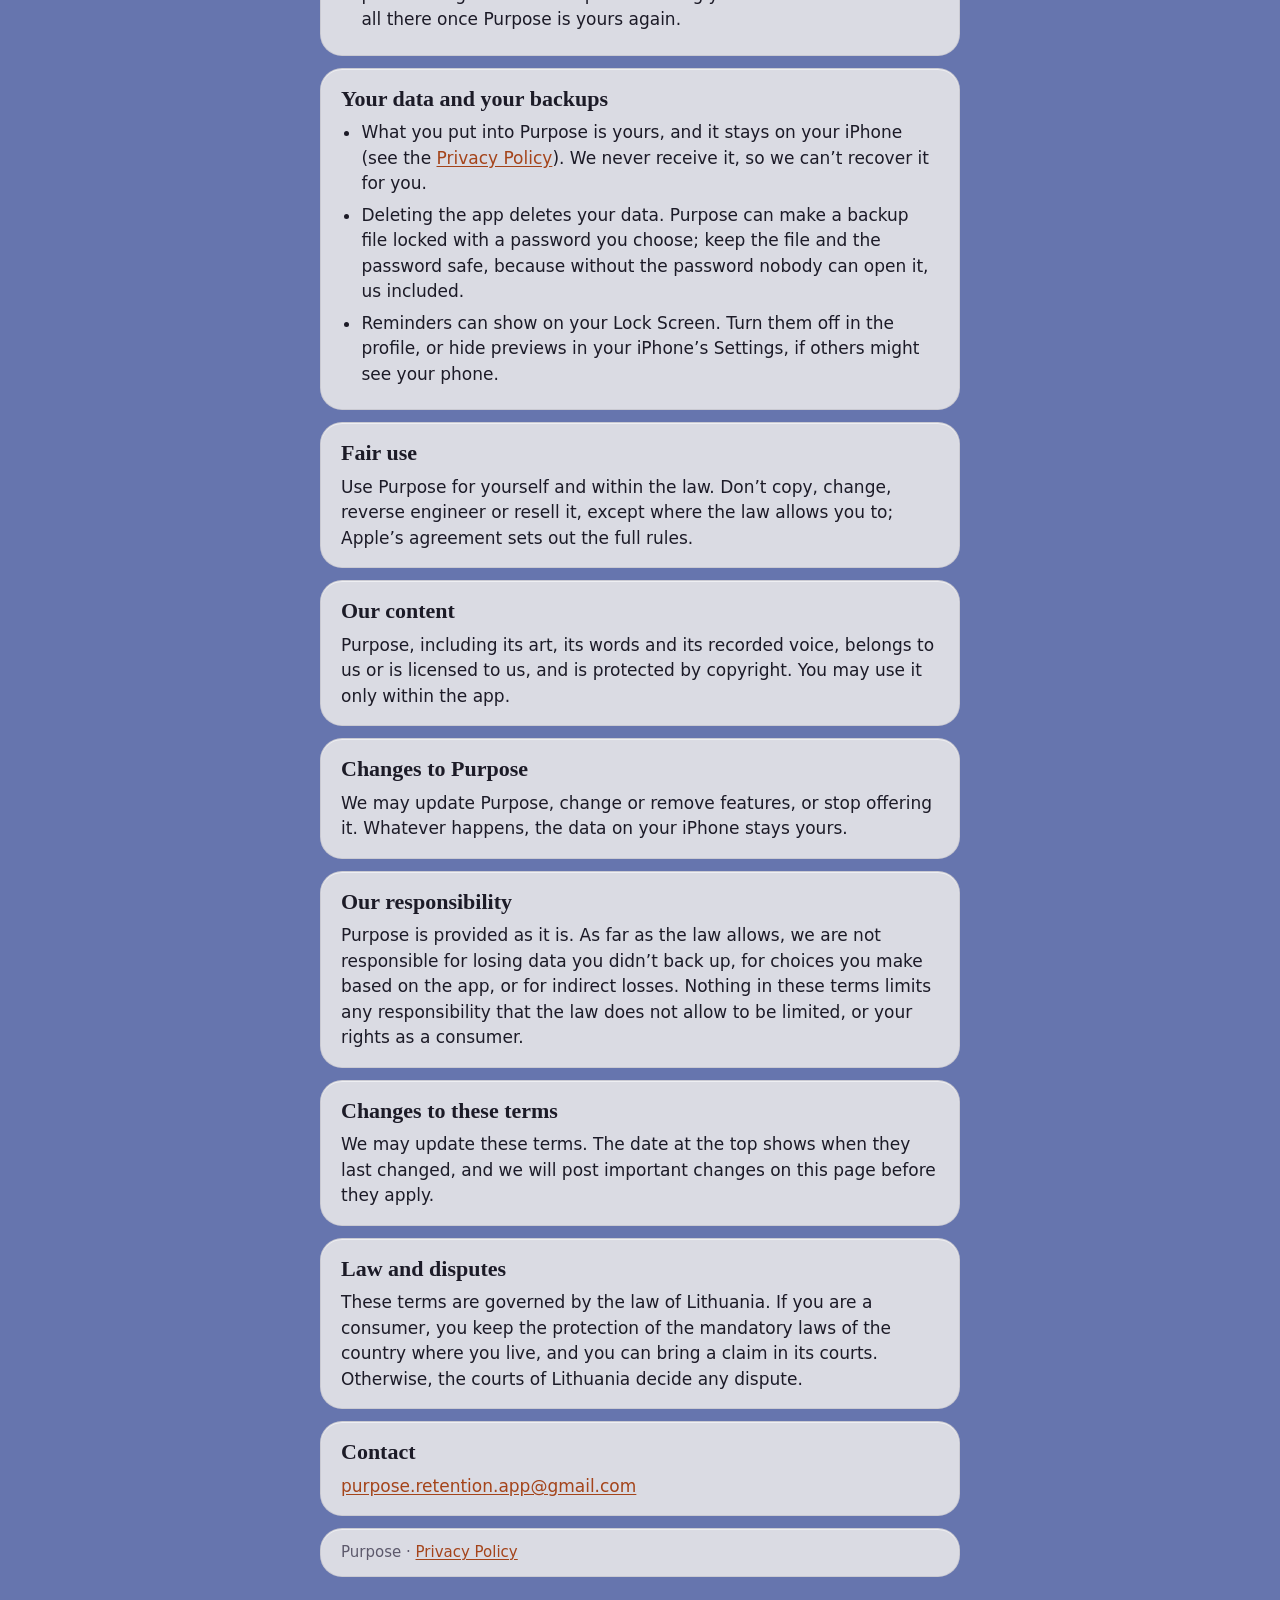
<file: terms.html>
<!doctype html>
<html lang="en">
<head>
<meta charset="utf-8">
<meta name="viewport" content="width=device-width, initial-scale=1, viewport-fit=cover">
<meta name="referrer" content="no-referrer">
<meta http-equiv="Content-Security-Policy" content="default-src 'none'; img-src 'self'; style-src 'self'; script-src 'self'; base-uri 'none'; form-action 'none'">
<meta name="theme-color" content="#9FC0E3">
<title>Terms of Use · Purpose</title>
<link rel="stylesheet" href="assets/site.css">
<script src="assets/time.js"></script>
<script type="module" src="assets/still.js"></script>
</head>
<body>
<div class="scene scene--frosted" aria-hidden="true"></div>
<div class="frost" aria-hidden="true"></div>
<header class="page-top"><a class="capsule capsule--name" href="./"><span>Purpose</span></a></header>
<main class="page">
<h1>Terms of Use</h1>
<p class="date">Purpose · effective October 5, 2026</p>

<div class="stack">
<div class="card">
<p>Purpose is an iPhone app published by the developer shown on its App Store page (“we”, “us”). Your licence to use it
is Apple’s <a href="https://www.apple.com/legal/internet-services/itunes/dev/stdeula/">Licensed Application End User
License Agreement</a>. These terms add what is particular to Purpose: Apple’s agreement governs the licence, and these
terms govern how Purpose works. By using Purpose you agree to both.</p>
</div>

<section class="card">
<h2>Who can use it</h2>
<p>Purpose is for adults, 18 and over.</p>
</section>

<section class="card">
<h2>What Purpose is, and isn’t</h2>
<p>Purpose is a companion for self-discipline and urge control: a streak, a journal, help when an urge comes, reminders and
daily insights. It is not a medical device and gives no medical, psychological or health advice. The insights describe
what people who practise retention report; they are not medical claims, and the notes on the moon are for reflection
only. Talk to a doctor about any health concern. In a crisis, contact your local emergency services, not an app.</p>
</section>

<div class="card card--accent">
<p><strong>Look after yourself.</strong> The help for urges suggests breathing, push-ups and a cold shower. Do them
only if they are safe for you, and stop if you feel pain, dizzy or unwell. If you have a heart condition, high blood
pressure or an injury, or aren’t sure, ask a doctor before doing push-ups or using cold water. Keep the breathing
comfortable. Any suggestion to eat lightly or fast is only for those for whom it is safe.</p>
</div>

<section class="card">
<h2>Plans and payment</h2>
<ul>
  <li>Purpose needs a purchase: <strong>Lifetime</strong>, one payment, or <strong>Monthly</strong>, a subscription.
  The app shows the price in your currency before you buy. There is no free trial.</li>
  <li>Payment is charged to your Apple Account when you confirm the purchase.</li>
  <li>Monthly renews automatically each month unless you turn it off at least 24 hours before the end of the current
  month; the renewal is charged within the 24 hours before that end. Cancel any time in your Apple Account’s
  subscriptions, or from Purpose’s profile with Manage subscription. Cancelling stops the next renewal, and Purpose
  stays yours until the end of the month you’ve paid for.</li>
  <li>If you buy Lifetime while a monthly plan still runs, the monthly plan keeps renewing until you cancel it.</li>
  <li>Lifetime gives you Purpose for as long as we offer it and it runs on your iPhone; it doesn’t promise new features
  or updates forever.</li>
  <li>Purchases belong to the Apple Account that made them; they aren’t shared through Family Sharing. Restore
  purchases brings a purchase back on an iPhone signed in to the same Apple Account.</li>
  <li>Apple handles refunds: ask at <a href="https://reportaproblem.apple.com">reportaproblem.apple.com</a>. This doesn’t
  affect any rights you have under the law of your country.</li>
  <li>When a plan ends or a purchase is refunded, Purpose asks for a purchase again before it opens. Nothing you wrote
  is deleted: it is all there once Purpose is yours again.</li>
</ul>
</section>

<section class="card">
<h2>Your data and your backups</h2>
<ul>
  <li>What you put into Purpose is yours, and it stays on your iPhone (see the <a href="privacy">Privacy Policy</a>).
  We never receive it, so we can’t recover it for you.</li>
  <li>Deleting the app deletes your data. Purpose can make a backup file locked with a password you choose; keep the
  file and the password safe, because without the password nobody can open it, us included.</li>
  <li>Reminders can show on your Lock Screen. Turn them off in the profile, or hide previews in your iPhone’s Settings,
  if others might see your phone.</li>
</ul>
</section>

<section class="card">
<h2>Fair use</h2>
<p>Use Purpose for yourself and within the law. Don’t copy, change, reverse engineer or resell it, except where the law
allows you to; Apple’s agreement sets out the full rules.</p>
</section>

<section class="card">
<h2>Our content</h2>
<p>Purpose, including its art, its words and its recorded voice, belongs to us or is licensed to us, and is protected by
copyright. You may use it only within the app.</p>
</section>

<section class="card">
<h2>Changes to Purpose</h2>
<p>We may update Purpose, change or remove features, or stop offering it. Whatever happens, the data on your iPhone stays
yours.</p>
</section>

<section class="card">
<h2>Our responsibility</h2>
<p>Purpose is provided as it is. As far as the law allows, we are not responsible for losing data you didn’t back up,
for choices you make based on the app, or for indirect losses. Nothing in these terms limits any responsibility that the
law does not allow to be limited, or your rights as a consumer.</p>
</section>

<section class="card">
<h2>Changes to these terms</h2>
<p>We may update these terms. The date at the top shows when they last changed, and we will post important changes on
this page before they apply.</p>
</section>

<section class="card">
<h2>Law and disputes</h2>
<p>These terms are governed by the law of Lithuania. If you are a consumer, you keep the protection of the mandatory laws
of the country where you live, and you can bring a claim in its courts. Otherwise, the courts of Lithuania decide any
dispute.</p>
</section>

<section class="card">
<h2>Contact</h2>
<p><a href="mailto:purpose.retention.app@gmail.com">purpose.retention.app@gmail.com</a></p>
</section>

<footer class="card card--foot">Purpose · <a href="privacy">Privacy Policy</a></footer>
</div>
</main>
</body>
</html>
</file>
<file: assets/site.css>
/* Purpose's pages: the app's scene behind, its glass and its type over it (PurposeDesign/Style). The tone follows
   the scene's time of day, set on <html> by time.js, not the system's appearance: light at dawn and by day, dark at
   dusk and at night. */

:root {
  --serif: ui-serif, "New York", Georgia, "Times New Roman", serif;
  --sans: -apple-system, BlinkMacSystemFont, system-ui, "Segoe UI", "Helvetica Neue", Arial, sans-serif;
  /* Palette.Tone: the interface's colours. */
  --text: #1c1b27;
  --muted: #5c596b;
  /* Links: the app's ember, deepened so 17px text keeps 4.5:1 on the glass over any part of the scene. */
  --link: #a4441a;
  --surface: #fbf8f2;
  --hairline: rgba(0, 0, 0, 0.08);
  /* Text set straight on the painting, and its soft glow (Palette.paintingInk, paintingShadow). */
  --ink: #10121f;
  --ink-glow: rgba(255, 255, 255, 0.6);
  /* The frost over the scene (the panels' ultraThinMaterial), the cards (purposeCard) and the small capsules. */
  --frost: rgba(243, 238, 228, 0.42);
  /* The home page's panel carries words straight on its frost, so it is tinted more deeply. */
  --panel: rgba(243, 238, 228, 0.62);
  --card: rgba(251, 248, 242, 0.78);
  --card-rim: rgba(255, 255, 255, 0.55);
  --accent-edge: rgba(194, 80, 27, 0.35);
  --capsule: rgba(255, 255, 255, 0.55);
  --capsule-hover: rgba(255, 255, 255, 0.72);
  --capsule-edge: rgba(60, 60, 67, 0.45);
  /* The sky before its art has loaded: top, horizon, ground. */
  --sky-top: #9fc0e3;
  --sky-low: #e0cfb4;
  --ground: #2a2723;
  color-scheme: light;
}

:root[data-tone="dark"] {
  --text: #f3efe6;
  --muted: #9c99ad;
  --link: #f0844e;
  --surface: #17182b;
  --hairline: rgba(255, 255, 255, 0.1);
  --ink: #fff;
  --ink-glow: rgba(0, 0, 0, 0.35);
  --frost: rgba(10, 11, 22, 0.45);
  --panel: rgba(10, 11, 22, 0.62);
  --card: rgba(23, 24, 43, 0.76);
  --card-rim: rgba(255, 255, 255, 0.06);
  --accent-edge: rgba(232, 112, 58, 0.45);
  --capsule: rgba(30, 30, 40, 0.42);
  --capsule-hover: rgba(50, 50, 64, 0.6);
  --capsule-edge: rgba(235, 235, 245, 0.4);
  --ground: #0a0b16;
  color-scheme: dark;
}

:root[data-phase="dawn"] { --sky-top: #6675ae; --sky-low: #daae9c; }
:root[data-phase="dusk"] { --sky-top: #47416e; --sky-low: #d9906a; }
:root[data-phase="night"] { --sky-top: #13152a; --sky-low: #565592; }

@media (prefers-reduced-transparency: reduce) {
  :root { --card: var(--surface); --frost: var(--surface); --panel: var(--surface); }
}

* { box-sizing: border-box; }

html {
  background: var(--sky-top);
  -webkit-text-size-adjust: 100%;
  scroll-behavior: smooth;
}

body {
  margin: 0;
  color: var(--text);
  font: 17px/1.5 var(--sans);
}

a { color: var(--link); text-underline-offset: 2px; }

:focus-visible { outline: 2px solid var(--text); outline-offset: 3px; border-radius: 4px; }

/* The scene, fixed behind everything; time.js and scene.js fill it. */

.scene {
  position: fixed;
  top: 0;
  left: 0;
  width: 100%;
  height: 100vh;
  height: 100lvh;
  overflow: hidden;
  isolation: isolate;
  pointer-events: none;
  background: linear-gradient(var(--sky-top), var(--sky-low) 58%, var(--ground));
}

.scene__layers { position: absolute; inset: 0; opacity: 0; transition: opacity 0.6s ease; }
.scene.is-ready .scene__layers { opacity: 1; }
.scene canvas { position: absolute; display: block; }
.scene__veil { position: absolute; inset: 0; background: #000; opacity: 0; }
/* His points, the light above his head and the motes are added to the scene as light, as in the app. */
.scene__glow { mix-blend-mode: screen; mix-blend-mode: plus-lighter; }

/* Terms and Privacy: the scene frosted over, as under the app's panels. */
.scene--frosted { filter: blur(16px) saturate(1.3); transform: scale(1.1); }
.frost { position: fixed; inset: 0; background: var(--frost); }

main, .page-top { position: relative; }

/* Glass. */

.card {
  margin: 0;
  padding: 16px 20px;
  border: 1px solid var(--hairline);
  border-radius: 22px;
  background: var(--card);
  box-shadow: inset 0 1px 0 var(--card-rim);
}
.card > :first-child { margin-top: 0; }
.card > :last-child { margin-bottom: 0; }
.card--accent { border-color: var(--accent-edge); }
.card--foot { padding: 12px 20px; color: var(--muted); font-size: 15px; }

.stack { display: grid; gap: 12px; max-width: 680px; margin: 0 auto; }

.capsule {
  display: inline-flex;
  align-items: center;
  min-height: 44px;
  color: var(--text);
  font: 600 13px/1.2 var(--sans);
  text-decoration: none;
}
.capsule span {
  padding: 7px 16px;
  border: 1px solid var(--capsule-edge);
  border-radius: 999px;
  background: var(--capsule);
  -webkit-backdrop-filter: blur(20px) saturate(1.8);
  backdrop-filter: blur(20px) saturate(1.8);
}
.capsule:hover span { background: var(--capsule-hover); }
.capsule:focus-visible { outline: none; }
.capsule:focus-visible span { outline: 2px solid var(--text); outline-offset: 2px; }

/* Type. */

h1, h2 { font-family: var(--serif); line-height: 1.25; }
h2 { margin: 0 0 8px; font-size: 22px; font-weight: 600; }
p { margin: 0 0 12px; }
ul { margin: 0; padding-left: 1.2em; }
li { margin: 6px 0; }

/* Home: the name over the sky, the links over the rock, the support below. */

.hero {
  display: flex;
  flex-direction: column;
  align-items: center;
  justify-content: space-between;
  min-height: 100vh;
  min-height: 100svh;
  padding: calc(env(safe-area-inset-top) + 34px) max(16px, env(safe-area-inset-right))
    calc(env(safe-area-inset-bottom) + 14px) max(16px, env(safe-area-inset-left));
  color: var(--ink);
  text-align: center;
}
/* Never wider than the plate on a wide screen, over the sky above him (it is 1536 / 2752 as wide as it is tall). */
.hero__words {
  max-width: min(30rem, 55.8vh);
  max-width: min(30rem, 55.8lvh);
  text-shadow: 0 1px 10px var(--ink-glow);
}
.hero__title,
.hero__line { padding: 0 24px; }
.hero__title { margin: 0; font-size: 56px; font-weight: 700; line-height: 1.1; }
.hero__line { margin: 10px 0 0; font: italic 20px/1.35 var(--serif); text-wrap: balance; }
.hero__links { display: flex; flex-wrap: wrap; justify-content: center; gap: 0 10px; }

.gathering .hero__words,
.gathering .hero__links {
  opacity: 0;
  transform: translateY(6px);
  transition: opacity 0.9s ease, transform 0.9s ease;
}
.gathering .hero__links { transition-delay: 0.35s; }
.gathering.revealed .hero__words,
.gathering.revealed .hero__links { opacity: 1; transform: none; }
/* Reached by the keyboard before the opening ends, the links show at once. */
.gathering .hero__links:focus-within { opacity: 1; transform: none; transition: none; }

/* Below the opening, everything sits on one frosted panel over the scene, as the app's panels do. */
.panel {
  padding: 28px max(20px, env(safe-area-inset-right)) calc(env(safe-area-inset-bottom) + 40px)
    max(20px, env(safe-area-inset-left));
  border-top: 1px solid var(--hairline);
  border-radius: 28px 28px 0 0;
  background: var(--panel);
  -webkit-backdrop-filter: blur(24px) saturate(1.4);
  backdrop-filter: blur(24px) saturate(1.4);
}

/* Terms and Privacy. */

.page-top {
  max-width: 680px;
  margin: 0 auto;
  padding: calc(env(safe-area-inset-top) + 8px) max(20px, env(safe-area-inset-right)) 0
    max(20px, env(safe-area-inset-left));
}
.capsule--name { font: 600 15px/1.2 var(--serif); }
.page {
  max-width: 680px;
  margin: 0 auto;
  padding: 0 max(20px, env(safe-area-inset-right)) calc(env(safe-area-inset-bottom) + 40px)
    max(20px, env(safe-area-inset-left));
}
.page h1 { margin: 18px 4px 6px; font-size: 34px; font-weight: 700; }
.page .date { margin: 0 4px 20px; font-size: 15px; }

/* The smallest phones: the three links still fit on one line, over the rock. */
@media (max-width: 359px) {
  .hero { padding-left: 8px; padding-right: 8px; }
  .hero__links { gap: 0 6px; }
  .capsule span { padding: 7px 12px; }
}

@media (max-height: 560px) {
  .hero__title { font-size: 40px; }
  .hero__line { font-size: 17px; }
}

@media (prefers-reduced-motion: reduce) {
  html { scroll-behavior: auto; }
  .scene__layers { transition: none; }
}
</file>
<file: assets/tour.css>
/* The home page below the opening: "Coming soon" capsules, the walk through the app (words beside a phone), the
   closing section. The phone is drawn here, with no Apple artwork; the screenshots are the app's own. */

:root {
  /* The app's ember (Palette.ember) and the glow of its EmberButton. */
  --ember-fill: #c2501b;
  --ember-glow: rgba(255, 112, 40, 0.45);
  /* Close to a smoothstep: slow out, glide, slow in. */
  --rise: cubic-bezier(0.45, 0.05, 0.55, 0.95);
}
:root[data-tone="dark"] { --ember-fill: #e8703a; }

/* "Coming soon to the App Store": the app's EmberButton look, not a link yet. Its white label is large and bold, so it
   keeps WCAG's 3:1 for large text on the lighter dark-tone ember. */
.soon {
  display: inline-flex;
  align-items: center;
  justify-content: center;
  min-height: 54px;
  margin: 22px 0 0;
  padding: 0 22px;
  border-radius: 999px;
  background: var(--ember-fill);
  box-shadow: 0 0 28px var(--ember-glow);
  color: #fff;
  font: 700 19px/1.2 var(--sans);
  text-shadow: none;
  white-space: nowrap;
}

/* One stop on the walk: phone first, its words above its phone, all centred. */
.tour {
  max-width: 980px;
  margin: 0 auto;
  padding: 36px 0 44px;
  text-align: center;
}
.tour__words { max-width: 34rem; margin: 0 auto 28px; }
.tour__words h2 { margin: 0 0 10px; font-size: 28px; font-weight: 600; line-height: 1.2; }
.tour__words p { margin: 0; font-size: 18px; line-height: 1.55; text-wrap: pretty; }
.tour__words h2,
.closing h2 { text-wrap: balance; }

/* A phone drawn in CSS: a thin dark bezel, the screenshot filling the screen, the Dynamic Island laid exactly where
   the screenshots show it (x 461-744 and y 42-151 of 1206 x 2622), and a soft shadow. */
.phone {
  --bezel: 9px;
  position: relative;
  width: clamp(260px, 72vw, 290px);
  margin: 0 auto;
  padding: var(--bezel);
  border-radius: 50px;
  background: #0b0b10;
  box-shadow:
    inset 0 0 0 1px rgba(255, 255, 255, 0.16),
    0 2px 4px rgba(0, 0, 0, 0.25),
    0 30px 60px -20px rgba(0, 0, 0, 0.55);
}
.phone::after {
  content: "";
  position: absolute;
  left: calc(var(--bezel) + (100% - 2 * var(--bezel)) * 0.382);
  width: calc((100% - 2 * var(--bezel)) * 0.235);
  top: calc(var(--bezel) + (100% - 2 * var(--bezel)) * 0.016);
  height: calc((100% - 2 * var(--bezel)) * 0.042);
  border-radius: 999px;
  background: #000;
}
.phone__shot {
  display: block;
  width: 100%;
  height: auto;
  aspect-ratio: 1206 / 2622;
  border-radius: 41px;
  background: #0a0b16;
}
/* Held back until near (time.js), a screenshot shows a dark screen; its alt text stays for assistive technology. */
.phone__shot:not([src]) { color: transparent; }

/* Reached for the first time, the words fade in and the phone rises after them (tour.js); still below the screen,
   they wait unseen. */
.tour__words,
.phone { transition: opacity 0.6s var(--rise), transform 0.7s var(--rise); }
.tour.is-seen .phone { transition-delay: 0.15s; }
.tour.is-waiting .tour__words { opacity: 0; transform: translateY(14px); }
.tour.is-waiting .phone { opacity: 0; transform: translateY(40px); }

.closing { max-width: 34rem; margin: 0 auto; padding: 44px 0 56px; text-align: center; }
.closing h2 { margin: 0 0 10px; font-size: 30px; font-weight: 600; }
.closing p { margin: 0; font-size: 18px; }
.closing .soon { margin-top: 24px; }

.support { scroll-margin-top: 16px; }

/* Wide screens: words and phone side by side, swapping sides from one stop to the next. */
@media (min-width: 820px) {
  .tour {
    display: grid;
    grid-template-columns: minmax(0, 1fr) auto;
    align-items: center;
    column-gap: 72px;
    padding: 56px 24px;
    text-align: left;
  }
  .tour__words { margin: 0; }
  .tour__words h2 { font-size: 34px; }
  .tour--flip .tour__words { order: 2; }
  .phone { width: 290px; }
}

/* The smallest phones: the label may take two lines. */
@media (max-width: 359px) {
  .soon { white-space: normal; }
}

@media (prefers-reduced-motion: reduce) {
  .tour__words,
  .phone { transition: none; }
}
</file>
